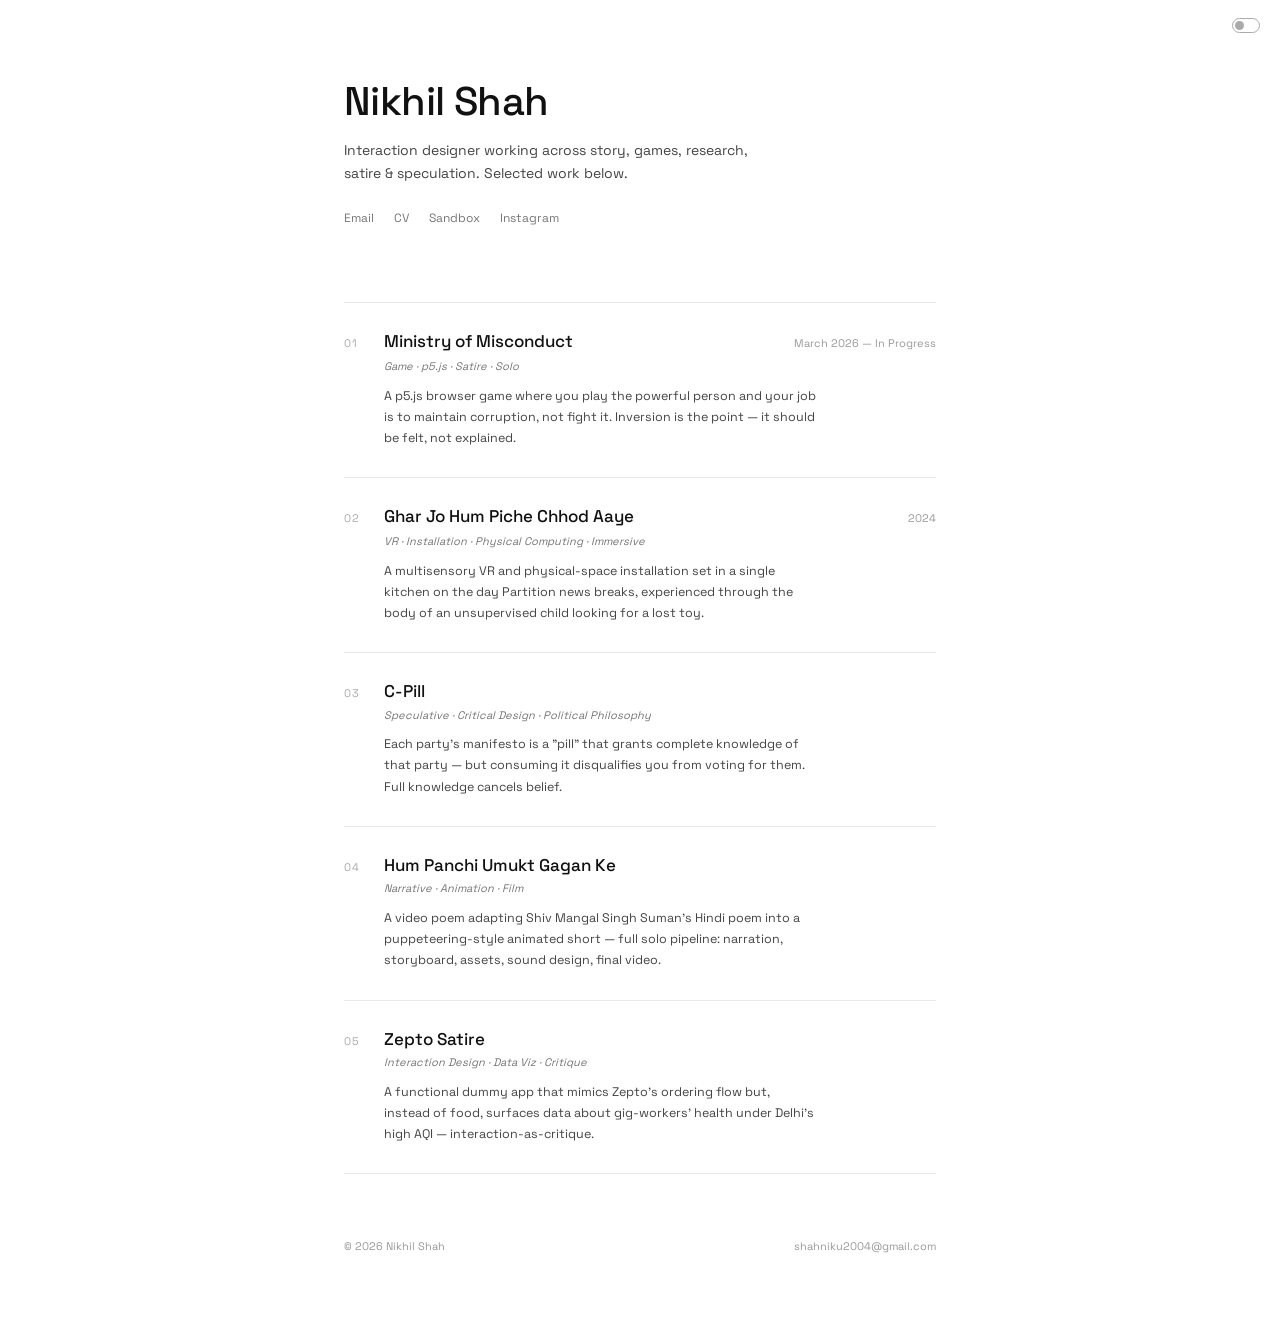
<file: index.html>
<!DOCTYPE html>
<html lang="en">
<head>
  <meta charset="UTF-8" />
  <meta name="viewport" content="width=device-width, initial-scale=1.0" />
  <title>Nikhil Shah</title>
  <link rel="preconnect" href="https://fonts.googleapis.com">
  <link rel="preconnect" href="https://fonts.gstatic.com" crossorigin>
  <link href="https://fonts.googleapis.com/css2?family=Space+Grotesk:wght@400;500;600&display=swap" rel="stylesheet">
  <link rel="stylesheet" href="style.css">
</head>
<body>

<label class="theme-toggle" title="Toggle dark mode">
  <input type="checkbox" id="theme-chk">
  <span class="theme-track"><span class="theme-knob"></span></span>
</label>

<main class="page">

  <header class="intro">
    <h1 class="intro-name">Nikhil Shah</h1>
    <p class="intro-role">
      Interaction designer working across story, games, research, satire
      &amp; speculation. Selected work below.
    </p>
    <nav class="intro-links">
      <a href="mailto:shahniku2004@gmail.com">Email</a>
      <a href="Content/Nikhil_Resume.pdf" target="_blank">CV</a>
      <a href="sandbox.html">Sandbox</a>
      <a href="https://www.instagram.com" target="_blank">Instagram</a>
    </nav>
  </header>

  <section class="work">

    <a class="item" href="case.html?id=p01">
      <span class="item-num">01</span>
      <div class="item-main">
        <div class="item-head">
          <h2 class="item-title">Ministry of Misconduct</h2>
          <span class="item-date">March 2026 — In Progress</span>
        </div>
        <p class="item-cats">Game · p5.js · Satire · Solo</p>
        <p class="item-context">A p5.js browser game where you play the powerful person and your job is to maintain corruption, not fight it. Inversion is the point — it should be felt, not explained.</p>
      </div>
    </a>

    <a class="item" href="case.html?id=p02">
      <span class="item-num">02</span>
      <div class="item-main">
        <div class="item-head">
          <h2 class="item-title">Ghar Jo Hum Piche Chhod Aaye</h2>
          <span class="item-date">2024</span>
        </div>
        <p class="item-cats">VR · Installation · Physical Computing · Immersive</p>
        <p class="item-context">A multisensory VR and physical-space installation set in a single kitchen on the day Partition news breaks, experienced through the body of an unsupervised child looking for a lost toy.</p>
      </div>
    </a>

    <a class="item" href="case.html?id=p03">
      <span class="item-num">03</span>
      <div class="item-main">
        <div class="item-head">
          <h2 class="item-title">C-Pill</h2>
        </div>
        <p class="item-cats">Speculative · Critical Design · Political Philosophy</p>
        <p class="item-context">Each party's manifesto is a "pill" that grants complete knowledge of that party — but consuming it disqualifies you from voting for them. Full knowledge cancels belief.</p>
      </div>
    </a>

    <a class="item" href="case.html?id=p04">
      <span class="item-num">04</span>
      <div class="item-main">
        <div class="item-head">
          <h2 class="item-title">Hum Panchi Umukt Gagan Ke</h2>
        </div>
        <p class="item-cats">Narrative · Animation · Film</p>
        <p class="item-context">A video poem adapting Shiv Mangal Singh Suman's Hindi poem into a puppeteering-style animated short — full solo pipeline: narration, storyboard, assets, sound design, final video.</p>
      </div>
    </a>

    <a class="item" href="case.html?id=p05">
      <span class="item-num">05</span>
      <div class="item-main">
        <div class="item-head">
          <h2 class="item-title">Zepto Satire</h2>
        </div>
        <p class="item-cats">Interaction Design · Data Viz · Critique</p>
        <p class="item-context">A functional dummy app that mimics Zepto's ordering flow but, instead of food, surfaces data about gig-workers' health under Delhi's high AQI — interaction-as-critique.</p>
      </div>
    </a>

  </section>

  <footer class="foot">
    <span>© 2026 Nikhil Shah</span>
    <a href="mailto:shahniku2004@gmail.com">shahniku2004@gmail.com</a>
  </footer>

</main>

<script src="script.js"></script>
</body>
</html>
</file>
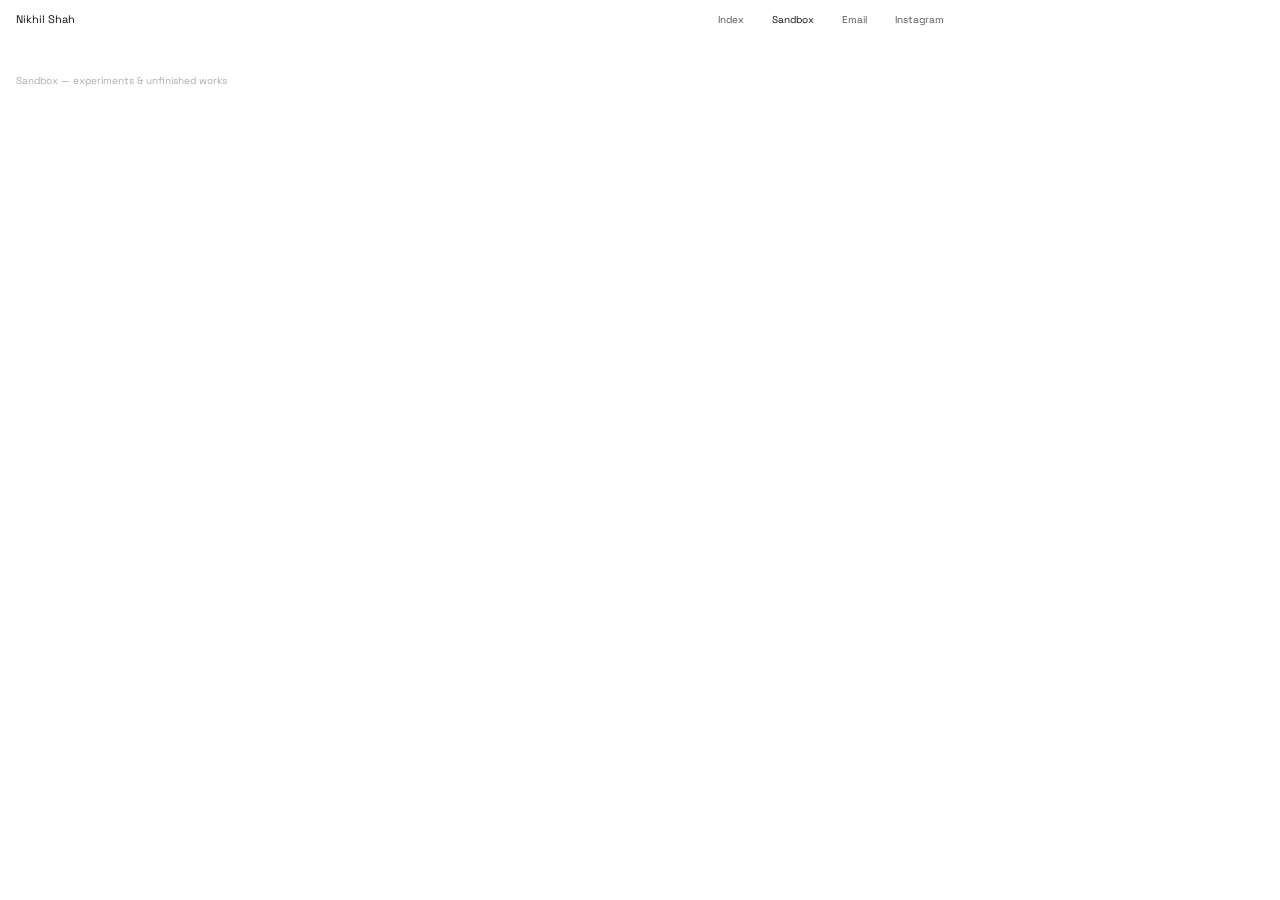
<file: sandbox.html>
<!DOCTYPE html>
<html lang="en">
<head>
  <meta charset="UTF-8" />
  <meta name="viewport" content="width=device-width, initial-scale=1.0" />
  <title>Sandbox — Nikhil Shah</title>
  <link rel="preconnect" href="https://fonts.googleapis.com">
  <link rel="preconnect" href="https://fonts.gstatic.com" crossorigin>
  <link href="https://fonts.googleapis.com/css2?family=Space+Grotesk:wght@400;500;600&display=swap" rel="stylesheet">
  <style>
    *, *::before, *::after { box-sizing: border-box; margin: 0; padding: 0; }
    body {
      font-family: 'Space Grotesk', sans-serif;
      font-size: 11px;
      background: #fff;
      color: #111;
    }
    a { text-decoration: none; cursor: pointer; color: inherit; }

    .page {
      padding: 12px 16px 40px;
      max-width: 960px;
    }

    .head {
      display: flex;
      align-items: center;
      justify-content: space-between;
      margin-bottom: 48px;
    }
    .head-name { font-size: 11px; }
    .head-links {
      display: flex;
      gap: 28px;
      font-size: 10px;
      color: #555;
    }
    .head-links a:hover { color: #111; }
    .head-links a.active { color: #111; }

    .sandbox-label {
      font-size: 10px;
      color: #aaa;
      margin-bottom: 120px;
    }
  </style>
</head>
<body>
<div class="page">
  <div class="head">
    <span class="head-name">Nikhil Shah</span>
    <div class="head-links">
      <a href="index.html">Index</a>
      <a href="sandbox.html" class="active">Sandbox</a>
      <a href="mailto:shahniku2004@gmail.com">Email</a>
      <a href="https://www.instagram.com" target="_blank">Instagram</a>
    </div>
  </div>
  <div class="sandbox-label">Sandbox — experiments &amp; unfinished works</div>
</div>
</body>
</html>
</file>
<file: style.css>
:root {
  --bg: #fff;
  --fg: #111;
  --fg-mid: #444;
  --fg-light: #777;
  --fg-muted: #999;
  --fg-faint: #aaa;
  --border-light: #e8e8e8;
}
body.dark {
  --bg: #1c1c1c;
  --fg: #e8e8e5;
  --fg-mid: #b8b8b4;
  --fg-light: #888;
  --fg-muted: #666;
  --fg-faint: #555;
  --border-light: #2a2a2a;
}

*, *::before, *::after { box-sizing: border-box; margin: 0; padding: 0; }

html { -webkit-font-smoothing: antialiased; }
body {
  font-family: 'Space Grotesk', sans-serif;
  font-size: 13px;
  line-height: 1.6;
  background: var(--bg);
  color: var(--fg);
  transition: background 0.25s, color 0.25s;
}
a { text-decoration: none; cursor: pointer; color: inherit; }

/* ── LAYOUT ── */
.page {
  max-width: 640px;
  margin: 0 auto;
  padding: clamp(48px, 9vh, 110px) 24px 64px;
}

/* ── INTRO ── */
.intro { margin-bottom: 72px; }
.intro-name {
  font-size: clamp(28px, 5vw, 40px);
  font-weight: 500;
  letter-spacing: -0.015em;
  line-height: 1.05;
}
.intro-role {
  margin-top: 16px;
  max-width: 46ch;
  font-size: 14px;
  line-height: 1.65;
  color: var(--fg-mid);
}
.intro-links {
  margin-top: 24px;
  display: flex;
  flex-wrap: wrap;
  gap: 20px;
  font-size: 12px;
  color: var(--fg-light);
}
.intro-links a { position: relative; padding-bottom: 2px; }
.intro-links a:hover { color: var(--fg); }
.intro-links a::after {
  content: '';
  position: absolute; left: 0; bottom: 0;
  width: 0; height: 1px; background: var(--fg);
  transition: width 0.25s ease;
}
.intro-links a:hover::after { width: 100%; }

/* ── WORK LIST ── */
.work { display: flex; flex-direction: column; }
.item {
  display: grid;
  grid-template-columns: 36px 1fr;
  gap: 4px;
  padding: 28px 0;
  border-top: 1px solid var(--border-light);
  transition: padding-left 0.3s ease;
}
.item:last-child { border-bottom: 1px solid var(--border-light); }
.item:hover { padding-left: 8px; }

.item-num {
  font-size: 11px;
  color: var(--fg-faint);
  padding-top: 4px;
  letter-spacing: 0.06em;
}

.item-head {
  display: flex;
  align-items: baseline;
  justify-content: space-between;
  gap: 16px;
}
.item-title {
  font-size: 17px;
  font-weight: 500;
  line-height: 1.2;
  transition: color 0.2s;
}
.item:hover .item-title { color: var(--fg-mid); }
.item-date {
  flex-shrink: 0;
  font-size: 11px;
  color: var(--fg-muted);
  white-space: nowrap;
}
.item-cats {
  margin-top: 5px;
  font-size: 11px;
  font-style: italic;
  color: var(--fg-light);
}
.item-context {
  margin-top: 10px;
  max-width: 54ch;
  font-size: 12.5px;
  line-height: 1.7;
  color: var(--fg-mid);
}

/* ── FOOTER ── */
.foot {
  margin-top: 64px;
  display: flex;
  justify-content: space-between;
  gap: 16px;
  font-size: 11px;
  color: var(--fg-muted);
}
.foot a:hover { color: var(--fg); }

/* ── THEME TOGGLE ── */
.theme-toggle {
  position: fixed;
  top: 18px; right: 20px;
  z-index: 100;
  display: flex; align-items: center;
  cursor: pointer;
}
.theme-toggle input { display: none; }
.theme-track {
  width: 28px; height: 15px;
  border-radius: 8px;
  border: 1px solid var(--fg-faint);
  position: relative;
}
.theme-knob {
  position: absolute; top: 2px; left: 2px;
  width: 9px; height: 9px;
  border-radius: 50%;
  background: var(--fg-faint);
  transition: transform 0.25s ease, background 0.22s, border-color 0.22s;
}
#theme-chk:checked ~ .theme-track { border-color: var(--fg); }
#theme-chk:checked ~ .theme-track .theme-knob {
  transform: translateX(13px);
  background: var(--fg);
}

/* ── CASE STUDY ── */
.case-back {
  display: inline-block;
  font-size: 12px;
  color: var(--fg-light);
  margin-bottom: 40px;
}
.case-back:hover { color: var(--fg); }

.case-head { margin-bottom: 40px; }
.case-title {
  font-size: clamp(26px, 4.5vw, 38px);
  font-weight: 500;
  letter-spacing: -0.015em;
  line-height: 1.08;
}
.case-meta {
  margin-top: 12px;
  font-size: 12px;
  font-style: italic;
  color: var(--fg-light);
}
.case-hero {
  display: block;
  width: 100%;
  margin-top: 28px;
  border-radius: 10px;
}

/* ── CASE BODY (rendered from Content/*.html fragments) ── */
.pd-section { margin-bottom: 44px; }
.pd-section-title {
  font-size: 10.5px;
  font-weight: 500;
  letter-spacing: 0.14em;
  text-transform: uppercase;
  color: var(--fg-muted);
  margin-bottom: 14px;
}
.pd-body {
  font-size: 13.5px;
  line-height: 1.85;
  color: var(--fg-mid);
}
.pd-body p { margin-bottom: 14px; }
.pd-body p:last-child { margin-bottom: 0; }
.pd-body strong { font-weight: 500; color: var(--fg); }
.pd-body em { font-style: italic; }

.pd-imgs {
  display: flex;
  flex-wrap: wrap;
  gap: 10px;
  margin: 22px 0 4px;
}
.pd-imgs img {
  width: calc(50% - 5px);
  height: auto;
  display: block;
  border-radius: 8px;
  cursor: zoom-in;
  transition: opacity 0.2s ease;
}
.pd-imgs img:hover { opacity: 0.85; }
.pd-imgs img.full { width: 100%; }

.case-error { font-size: 13px; color: var(--fg-mid); }
.case-error a { text-decoration: underline; }

/* ── ZOOM (lightbox) ── */
.zoom {
  position: fixed;
  inset: 0;
  z-index: 200;
  display: none;
  align-items: center;
  justify-content: center;
  background: rgba(0, 0, 0, 0.9);
  cursor: zoom-out;
  padding: 24px;
}
.zoom.show { display: flex; }
.zoom img {
  max-width: 94vw;
  max-height: 94vh;
  object-fit: contain;
  border-radius: 8px;
}

/* ── RESPONSIVE ── */
@media (max-width: 480px) {
  .item { grid-template-columns: 1fr; }
  .item-num { display: none; }
  .item-head { flex-direction: column; gap: 2px; }
  .pd-imgs img { width: 100%; }
}
</file>
